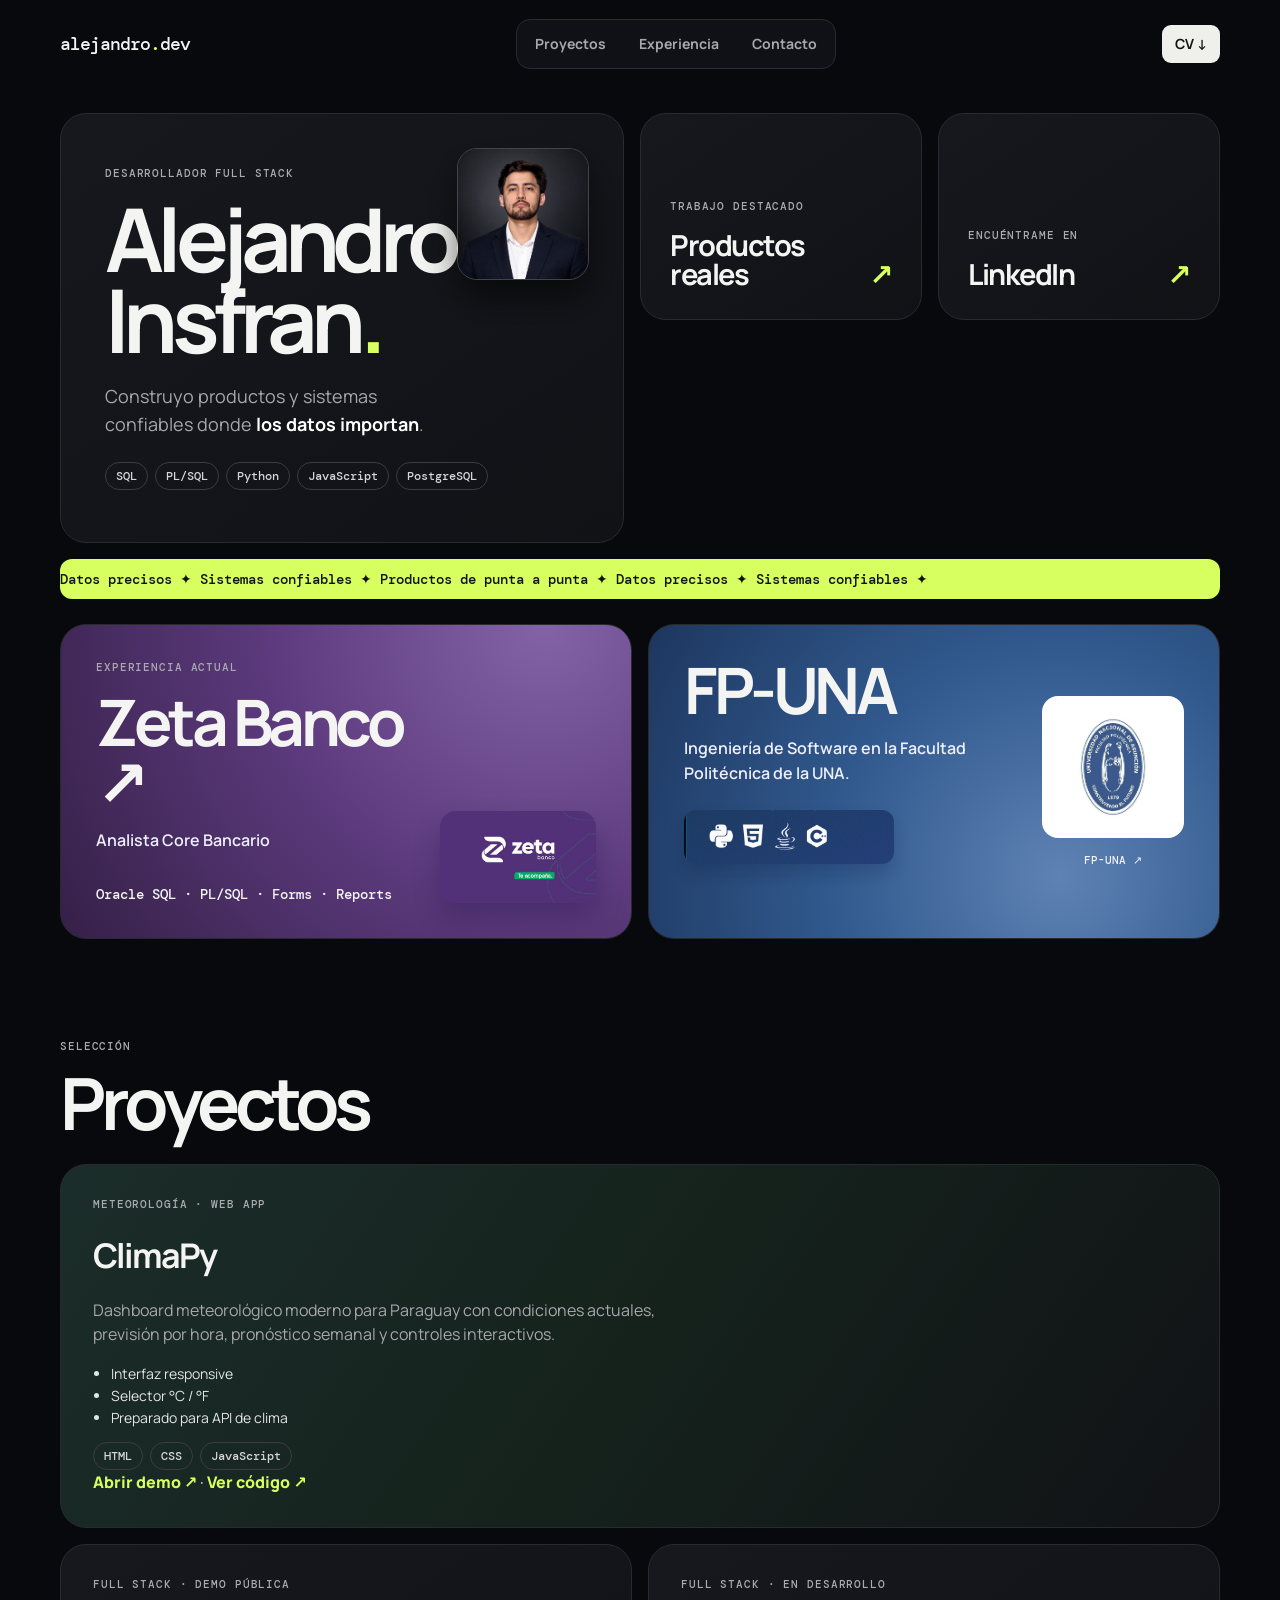
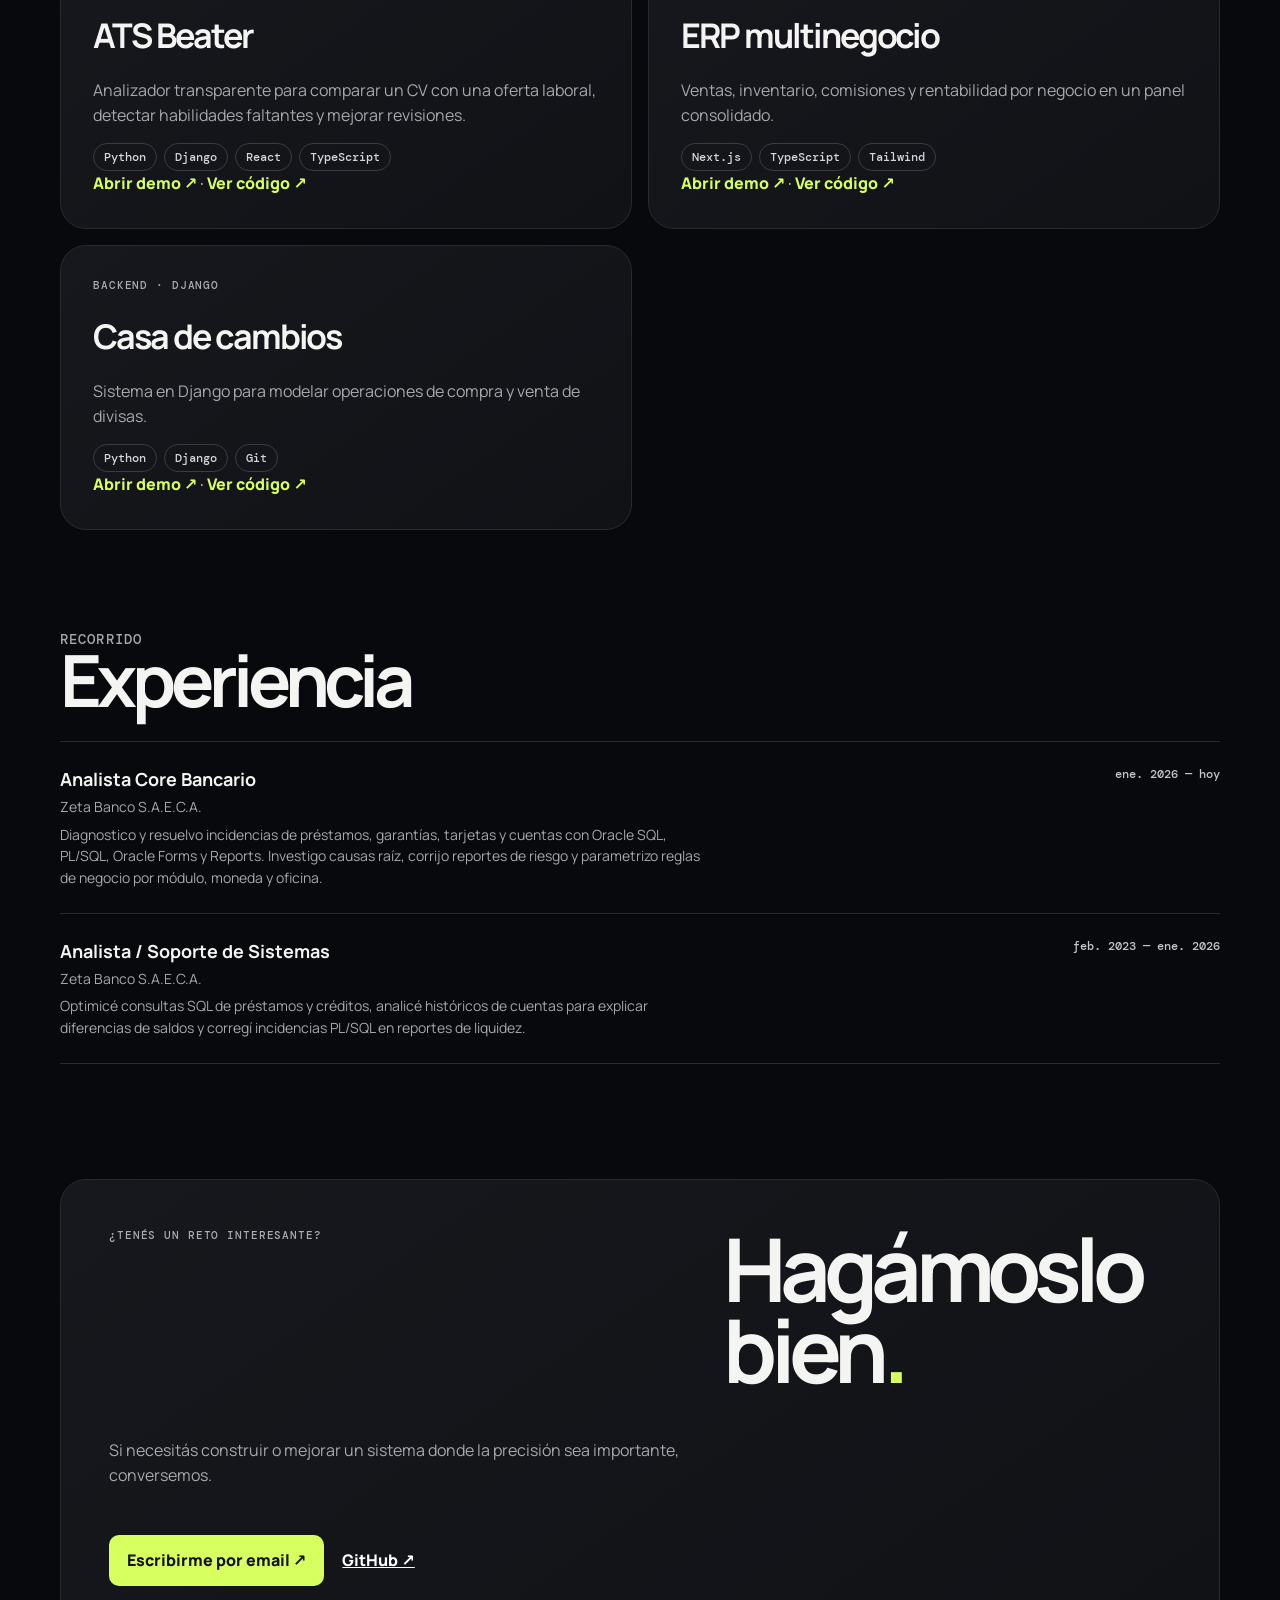
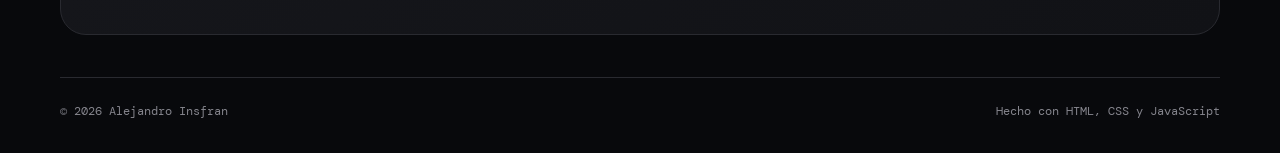
<file: index.html>
<!doctype html>
<html lang="es">
<head>
  <meta charset="utf-8">
  <meta name="viewport" content="width=device-width,initial-scale=1">
  <meta name="description" content="Portfolio de Alejandro Insfran — desarrollador de datos y sistemas.">
  <meta property="og:type" content="website">
  <meta property="og:url" content="https://alejandroinsfran.dev/">
  <meta property="og:title" content="Alejandro Insfran - Desarrollador Full Stack">
  <meta property="og:description" content="Mi portafolio web: proyectos full stack, experiencia en sistemas bancarios y stack técnico (SQL, PL/SQL, Python, JavaScript, PostgreSQL).">
  <meta property="og:image" content="https://alejandroinsfran.dev/assets/og-portfolio.png">
  <meta property="og:image:width" content="1200">
  <meta property="og:image:height" content="630">
  <meta name="twitter:card" content="summary_large_image">
  <meta name="theme-color" content="#08090c">
  <title>Alejandro Insfran — Portfolio</title>
  <link rel="preconnect" href="https://fonts.googleapis.com">
  <link rel="preconnect" href="https://fonts.gstatic.com" crossorigin>
  <link href="https://fonts.googleapis.com/css2?family=DM+Mono:wght@400;500&family=Manrope:wght@400;500;600;700;800&display=swap" rel="stylesheet">
  <link rel="stylesheet" href="styles.css">
</head>
<body>
  <header class="header wrap">
    <a class="brand" href="#inicio">alejandro<span>.</span>dev</a>
    <nav aria-label="Navegación principal">
      <a href="https://github.com/ale13211#hola-soy-alejandro-insfran-" target="_blank" rel="noreferrer">Proyectos</a><a href="#experiencia">Experiencia</a><a href="#contacto">Contacto</a>
    </nav>
    <a class="header-cta" href="CV_Alejandro_Insfran_EN.pdf" download>CV ↓</a>
  </header>
  <main class="wrap" id="inicio">
    <section class="hero-grid section" aria-labelledby="title">
      <article class="card intro">
        <img class="profile-photo" src="assets/alejandro-insfran-profile.png" alt="Retrato profesional de Alejandro Insfran">
        <p class="eyebrow">DESARROLLADOR FULL STACK</p>
        <h1 id="title">Alejandro<br>Insfran<span>.</span></h1>
        <p class="lead">Construyo productos y sistemas confiables donde <strong>los datos importan</strong>.</p>
        <div class="chips"><span>SQL</span><span>PL/SQL</span><span>Python</span><span>JavaScript</span><span>PostgreSQL</span></div>
      </article>
      <a class="card mini-card work-link" href="#proyectos">
        <p class="eyebrow">TRABAJO DESTACADO</p><h2>Productos<br>reales <b>↗</b></h2>
      </a>
      <a class="card mini-card linkedin" href="https://www.linkedin.com/in/alejandro-daniel-insfran-ca%C3%B1ete-721518279" target="_blank" rel="noreferrer">
        <p class="eyebrow">ENCUÉNTRAME EN</p><h2>LinkedIn <b>↗</b></h2>
      </a>
    </section>
    <div class="marquee" aria-hidden="true"><span>Datos precisos ✦ Sistemas confiables ✦ Productos de punta a punta ✦ Datos precisos ✦ Sistemas confiables ✦</span></div>
    <section class="feature-grid section" aria-label="Resumen profesional">
      <article class="card violet job-card">
        <div><p class="eyebrow">EXPERIENCIA ACTUAL</p><h2><a class="company-link" href="https://www.linkedin.com/company/zetabanco" target="_blank" rel="noreferrer">Zeta Banco ↗</a></h2><p>Analista Core Bancario</p>
        <div class="icons">Oracle SQL · PL/SQL · Forms · Reports</div></div>
        <img class="zeta-logo" src="assets/www_google_com_1791485414981.jpg" alt="Logo de Zeta Banco">
      </article>
      <a class="card blue study-card study-link" href="https://www.pol.una.py/" target="_blank" rel="noreferrer" aria-label="Visitar Facultad Politécnica UNA">
        <div><h2>FP-UNA</h2><p>Ingeniería de Software en la Facultad Politécnica de la UNA.</p><img class="study-tech-strip" src="assets/codex-clipboard-99dcad30-710d-464f-be17-c6146ee0ed5e.png" alt="Tecnologías: Python, HTML, Java y C++"></div>
        <figure class="una-mark"><img src="assets/www_google_com_1791486245835.jpg" alt="Escudo de la Facultad Politécnica UNA"><figcaption>FP-UNA ↗</figcaption></figure>
      </a>
    </section>
    <section id="proyectos" class="section">
      <div class="section-heading"><p class="eyebrow">SELECCIÓN</p><h2>Proyectos</h2></div>
      <div class="projects-grid">
        <article class="project card project-main"><div><p class="eyebrow">METEOROLOGÍA · WEB APP</p><h3>ClimaPy</h3><p>Dashboard meteorológico moderno para Paraguay con condiciones actuales, previsión por hora, pronóstico semanal y controles interactivos.</p><ul><li>Interfaz responsive</li><li>Selector °C / °F</li><li>Preparado para API de clima</li></ul><div class="tags"><span>HTML</span><span>CSS</span><span>JavaScript</span></div></div><div><a href="demos/clima/">Abrir demo ↗</a> · <a href="https://github.com/ale13211/climapy-weather-dashboard" target="_blank" rel="noreferrer">Ver código ↗</a></div></article>
        <article class="project card"><p class="eyebrow">FULL STACK · DEMO PÚBLICA</p><h3>ATS Beater</h3><p>Analizador transparente para comparar un CV con una oferta laboral, detectar habilidades faltantes y mejorar revisiones.</p><div class="tags"><span>Python</span><span>Django</span><span>React</span><span>TypeScript</span></div><div><a href="https://ats-beater-ebon.vercel.app" target="_blank" rel="noreferrer">Abrir demo ↗</a> · <a href="https://github.com/ale13211/ats-beater" target="_blank" rel="noreferrer">Ver código ↗</a></div></article>
        <article class="project card"><p class="eyebrow">FULL STACK · EN DESARROLLO</p><h3>ERP multinegocio</h3><p>Ventas, inventario, comisiones y rentabilidad por negocio en un panel consolidado.</p><div class="tags"><span>Next.js</span><span>TypeScript</span><span>Tailwind</span></div><div><a href="demos/erp/">Abrir demo ↗</a> · <a href="https://github.com/ale13211/nova-erp-dashboard" target="_blank" rel="noreferrer">Ver código ↗</a></div></article>
        <article class="project card"><p class="eyebrow">BACKEND · DJANGO</p><h3>Casa de cambios</h3><p>Sistema en Django para modelar operaciones de compra y venta de divisas.</p><div class="tags"><span>Python</span><span>Django</span><span>Git</span></div><div><a href="demos/casa-cambios/">Abrir demo ↗</a> · <a href="https://github.com/ale13211/cambio-claro-exchange-demo" target="_blank" rel="noreferrer">Ver código ↗</a></div></article>
      </div>
    </section>
    <section id="experiencia" class="section experience">
      <div class="section-heading"><p class="eyebrow">RECORRIDO</p><h2>Experiencia</h2></div>
      <ol>
        <li><div><strong>Analista Core Bancario</strong><span>Zeta Banco S.A.E.C.A.</span></div><time>ene. 2026 — hoy</time><p>Diagnostico y resuelvo incidencias de préstamos, garantías, tarjetas y cuentas con Oracle SQL, PL/SQL, Oracle Forms y Reports. Investigo causas raíz, corrijo reportes de riesgo y parametrizo reglas de negocio por módulo, moneda y oficina.</p></li>
        <li><div><strong>Analista / Soporte de Sistemas</strong><span>Zeta Banco S.A.E.C.A.</span></div><time>feb. 2023 — ene. 2026</time><p>Optimicé consultas SQL de préstamos y créditos, analicé históricos de cuentas para explicar diferencias de saldos y corregí incidencias PL/SQL en reportes de liquidez.</p></li>
      </ol>
    </section>
    <section id="contacto" class="contact section card">
      <p class="eyebrow">¿TENÉS UN RETO INTERESANTE?</p><h2>Hagámoslo<br>bien<span>.</span></h2>
      <p>Si necesitás construir o mejorar un sistema donde la precisión sea importante, conversemos.</p>
      <div><a class="button" href="mailto:aleinsfranwork@gmail.com">Escribirme por email ↗</a><a class="text-link" href="https://github.com/ale13211" target="_blank" rel="noreferrer">GitHub ↗</a></div>
    </section>
  </main>
  <footer class="wrap"><span>© <span id="year"></span> Alejandro Insfran</span><span>Hecho con HTML, CSS y JavaScript</span></footer>
  <script src="main.js"></script>
</body>
</html>
</file>
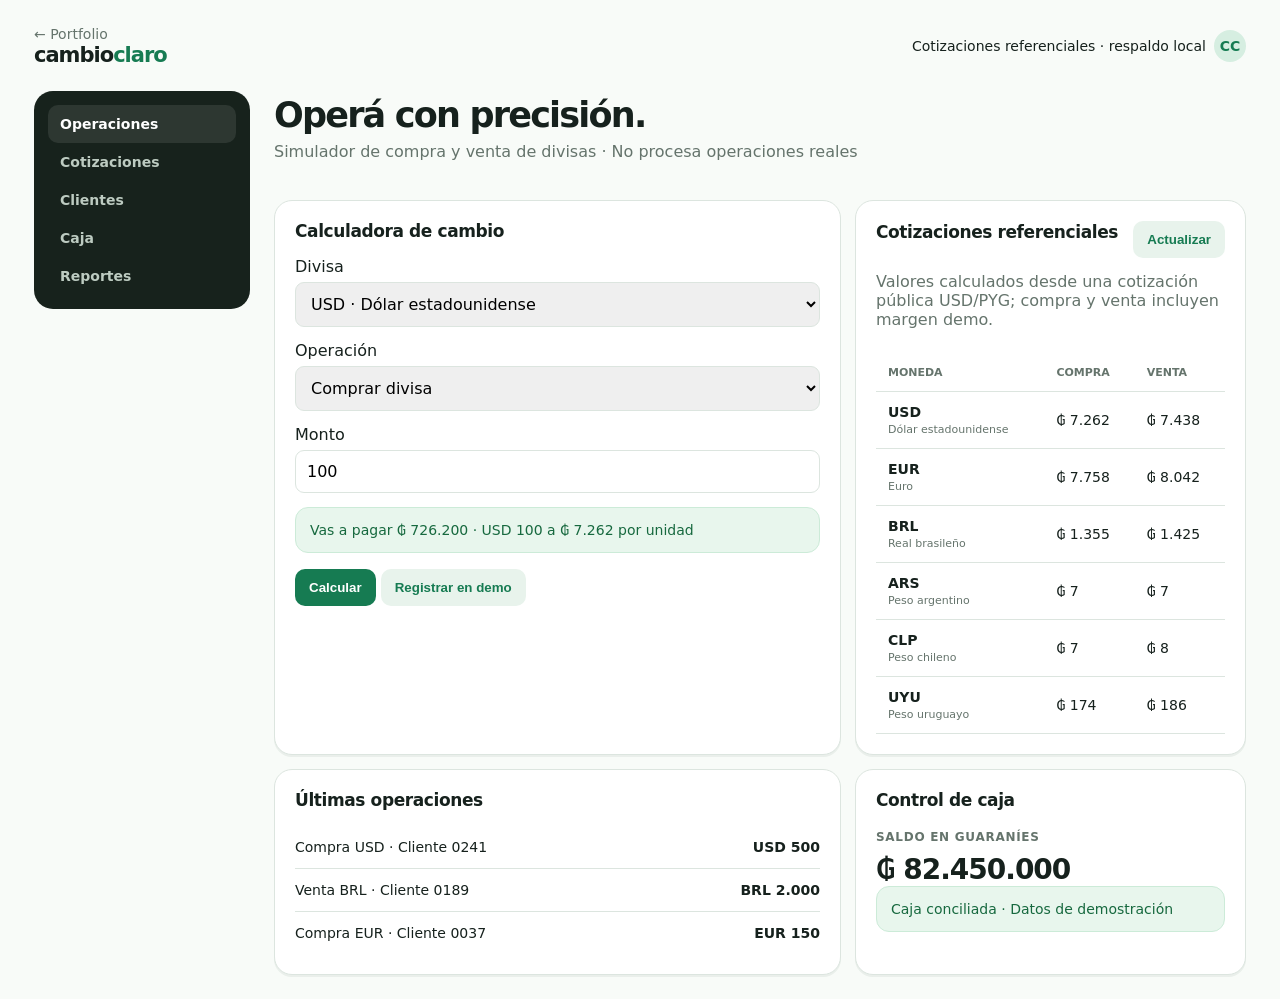
<file: demos/casa-cambios/index.html>
<!doctype html><html lang="es"><head><meta charset="utf-8"><meta name="viewport" content="width=device-width,initial-scale=1"><title>Cambio Claro Demo</title><link rel="stylesheet" href="../styles.css"></head><body><main class="app"><header class="top"><div><a class="back" href="../../">← Portfolio</a><div class="brand">cambio<i>claro</i></div></div><div class="user"><span id="quote-state">Actualizando cotizaciones…</span><span class="avatar">CC</span></div></header><div class="layout"><aside class="sidebar"><a class="active" data-view="Operaciones">Operaciones</a><a data-view="Cotizaciones">Cotizaciones</a><a data-view="Clientes">Clientes</a><a data-view="Caja">Caja</a><a data-view="Reportes">Reportes</a></aside><section class="content"><div class="split"><div><h1 id="page-title">Operá con precisión.</h1><p class="subtitle" id="page-subtitle">Simulador de compra y venta de divisas · No procesa operaciones reales</p></div></div><div id="module-content"></div></section></div></main><script src="app.js"></script></body></html>
</file>
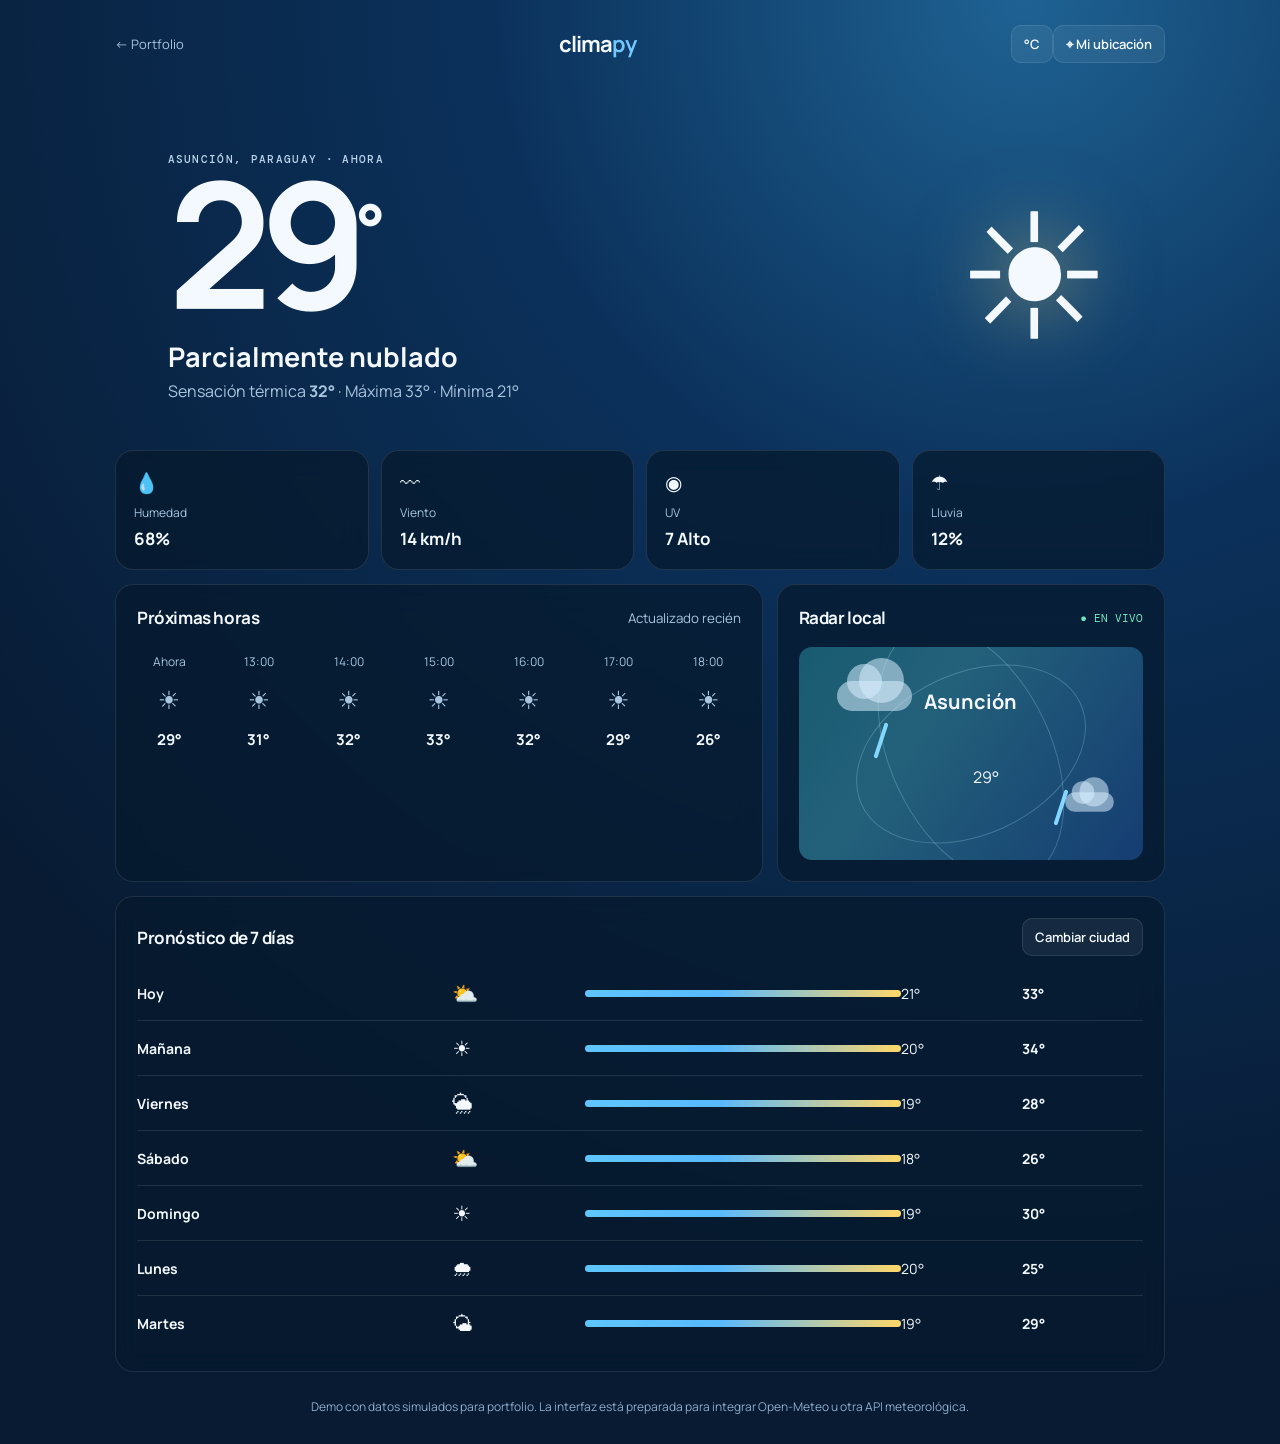
<file: demos/clima/index.html>
<!doctype html><html lang="es"><head><meta charset="utf-8"><meta name="viewport" content="width=device-width,initial-scale=1"><meta name="theme-color" content="#081b33"><title>ClimaPy — Demo</title><link rel="preconnect" href="https://fonts.googleapis.com"><link rel="preconnect" href="https://fonts.gstatic.com" crossorigin><link href="https://fonts.googleapis.com/css2?family=DM+Mono:wght@500&family=Manrope:wght@400;500;600;700;800&display=swap" rel="stylesheet"><link rel="stylesheet" href="style.css"></head><body><main class="app"><header><a href="../../" class="back">← Portfolio</a><strong>clima<span>py</span></strong><div><button id="unit">°C</button><button class="place" id="place">⌖ Mi ubicación</button></div></header><section class="hero"><div><p class="eyebrow">ASUNCIÓN, PARAGUAY · AHORA</p><div class="temperature"><span id="temp">29</span><sup>°</sup></div><p class="condition" id="condition">Parcialmente nublado</p><p class="feels">Sensación térmica <b id="feels">32°</b> · Máxima 33° · Mínima 21°</p></div><div class="sun">☀</div></section><section class="quick"><article>💧 <span>Humedad</span><b id="humidity">68%</b></article><article>〰 <span>Viento</span><b id="wind">14 km/h</b></article><article>◉ <span>UV</span><b>7 Alto</b></article><article>☂ <span>Lluvia</span><b>12%</b></article></section><section class="content"><article class="panel"><div class="title"><h2>Próximas horas</h2><small>Actualizado recién</small></div><div class="hours" id="hours"></div></article><article class="panel map"><div class="title"><h2>Radar local</h2><span class="live">● EN VIVO</span></div><div class="map-art"><i class="cloud c1"></i><i class="cloud c2"></i><i class="rain r1"></i><i class="rain r2"></i><b>Asunción</b><span>29°</span></div></article></section><section class="panel weekly"><div class="title"><h2>Pronóstico de 7 días</h2><button id="city" aria-expanded="false">Cambiar ciudad</button></div><div class="city-picker" id="city-picker" hidden><p>Elegí una ciudad para actualizar los datos de demostración:</p><div><button data-city="asuncion">Asunción</button><button data-city="san-lorenzo">San Lorenzo</button><button data-city="luque">Luque</button><button data-city="encarnacion">Encarnación</button><button data-city="ciudad-del-este">Ciudad del Este</button></div></div><div id="week"></div></section><p class="note">Demo con datos simulados para portfolio. La interfaz está preparada para integrar Open-Meteo u otra API meteorológica.</p></main><script src="app.js"></script></body></html>
</file>
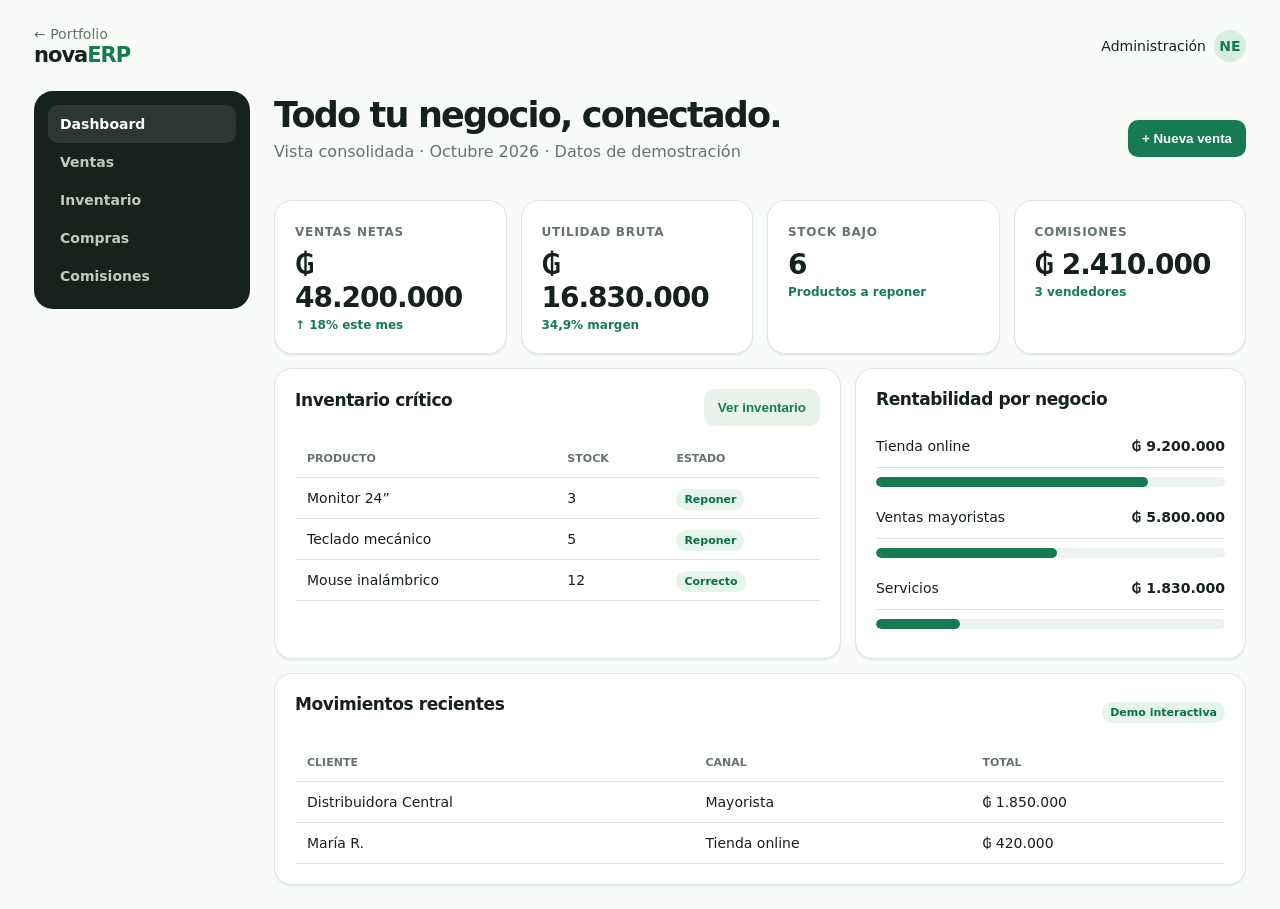
<file: demos/erp/index.html>
<!doctype html><html lang="es"><head><meta charset="utf-8"><meta name="viewport" content="width=device-width,initial-scale=1"><title>Nova ERP Demo</title><link rel="stylesheet" href="../styles.css"></head><body><main class="app"><header class="top"><div><a class="back" href="../../">← Portfolio</a><div class="brand">nova<i>ERP</i></div></div><div class="user"><span>Administración</span><span class="avatar">NE</span></div></header><div class="layout"><aside class="sidebar"><a class="active" data-view="Dashboard">Dashboard</a><a data-view="Ventas">Ventas</a><a data-view="Inventario">Inventario</a><a data-view="Compras">Compras</a><a data-view="Comisiones">Comisiones</a></aside><section class="content"><div class="split"><div><h1 id="page-title">Todo tu negocio, conectado.</h1><p class="subtitle" id="page-subtitle">Vista consolidada · Octubre 2026 · Datos de demostración</p></div><button class="btn" id="sale">+ Nueva venta</button></div><div id="module-content"></div></section></div></main><div class="modal" id="modal"><div><h2>Nueva venta</h2><label>Cliente<input id="customer" placeholder="Ej. Cliente demo"></label><label>Total (₲)<input id="sale-total-input" type="number" min="1" placeholder="0"></label><button class="btn" id="save">Registrar venta</button> <button class="btn light" id="cancel" type="button">Cancelar</button></div></div><script src="app.js"></script></body></html>
</file>
<file: styles.css>
:root{--bg:#08090c;--card:#121317;--line:#292a30;--text:#f4f4f2;--muted:#a7a7ac;--blue:#2857e8;--violet:#5b3bb9;--lime:#d7ff5f}*{box-sizing:border-box}html{scroll-behavior:smooth}body{margin:0;background:var(--bg);color:var(--text);font-family:Manrope,system-ui,sans-serif;line-height:1.55}.wrap{width:min(1160px,calc(100% - 32px));margin:auto}.header{height:88px;display:flex;align-items:center;justify-content:space-between;gap:22px}.brand{font:500 18px "DM Mono",monospace;text-decoration:none;color:var(--text);letter-spacing:-1px}.brand span,h1 span,.contact h2 span{color:var(--lime)}nav{display:flex;gap:7px;background:#101116;border:1px solid var(--line);border-radius:14px;padding:5px}nav a,.header-cta{text-decoration:none;color:var(--muted);font-size:14px;font-weight:700;padding:8px 13px;border-radius:9px;transition:.2s}nav a:hover{background:#202127;color:#fff}.header-cta{background:#efefec;color:#121212}.section{margin-top:25px}.card{background:linear-gradient(145deg,#17181d,#111216);border:1px solid var(--line);border-radius:26px}.hero-grid{display:grid;grid-template-columns:2fr 1fr 1fr;gap:16px}.intro{grid-row:span 2;padding:44px;min-height:430px;display:flex;flex-direction:column;justify-content:center}.eyebrow{color:#aaaab0;font:500 11px "DM Mono",monospace;letter-spacing:.08em;margin:0 0 18px}.intro h1,.contact h2{font-size:clamp(48px,7vw,88px);line-height:.92;letter-spacing:-.075em;margin:0}.lead{font-size:18px;color:var(--muted);max-width:31ch;margin:23px 0}.lead strong{color:#fff}.chips,.tags{display:flex;flex-wrap:wrap;gap:7px}.chips span,.tags span{border:1px solid #3b3c43;border-radius:999px;padding:5px 10px;color:#d5d5d9;font:500 12px "DM Mono",monospace}.mini-card{padding:29px;text-decoration:none;color:inherit;min-height:207px;display:flex;flex-direction:column;justify-content:flex-end;transition:transform .2s,border-color .2s}.mini-card:hover,.project:hover{transform:translateY(-4px);border-color:#666874}.mini-card h2{font-size:29px;line-height:1.02;margin:0;letter-spacing:-.05em}.mini-card b{float:right;color:var(--lime)}.marquee{margin:16px 0;background:var(--lime);color:#111;padding:11px 0;overflow:hidden;border-radius:12px;white-space:nowrap;font:500 14px "DM Mono",monospace}.marquee span{display:inline-block;animation:move 25s linear infinite}@keyframes move{to{transform:translateX(-30%)}}.feature-grid{display:grid;grid-template-columns:1fr 1fr;gap:16px}.job-card,.study-card{padding:35px;min-height:285px}.blue{background:radial-gradient(circle at 72% 80%,#5e82b4,#31598d 48%,#1d365f)}.violet{background:radial-gradient(circle at 85% 0,#8462a6,#5c3a7d 48%,#352047)}.feature-grid h2{font-size:clamp(40px,5vw,65px);line-height:.94;margin:0;letter-spacing:-.07em}.feature-grid p:not(.eyebrow){max-width:32ch;color:#eef0ff;font-weight:600}.icons{margin-top:32px;font:500 14px "DM Mono",monospace}.section-heading{margin:100px 0 28px}.section-heading h2{font-size:clamp(40px,6vw,72px);letter-spacing:-.07em;line-height:.9;margin:0}.projects-grid{display:grid;grid-template-columns:repeat(2,1fr);gap:16px}.project{padding:32px;min-height:280px;display:flex;flex-direction:column;justify-content:space-between;transition:.2s}.project-main{grid-column:span 2;background:linear-gradient(125deg,#1b2d2a,#15221c 50%,#111216)}.project h3{font-size:34px;letter-spacing:-.06em;margin:0}.project p:not(.eyebrow){color:var(--muted);max-width:60ch}.project ul{padding-left:18px;color:#e4e4e6;font-size:14px}.project a{color:var(--lime);font-weight:800;text-decoration:none}.experience ol{list-style:none;padding:0;margin:0;border-top:1px solid var(--line)}.experience li{display:grid;grid-template-columns:1.5fr auto;gap:5px 20px;padding:24px 0;border-bottom:1px solid var(--line)}.experience strong{display:block;font-size:18px}.experience span,.experience p{color:var(--muted);font-size:14px}.experience p{grid-column:1/-1;margin:0;max-width:72ch}.experience time{font:500 12px "DM Mono",monospace;color:#c5c5ca}.contact{margin:115px 0 42px;padding:48px;display:grid;grid-template-columns:1.3fr 1fr;gap:32px}.contact p:not(.eyebrow){color:var(--muted);align-self:center}.contact>div{grid-column:1/-1;display:flex;gap:18px;align-items:center}.button{background:var(--lime);color:#131313;text-decoration:none;font-weight:800;padding:13px 18px;border-radius:10px}.text-link{color:#fff;font-weight:800}footer{border-top:1px solid var(--line);padding:25px 0 34px;color:#85858d;display:flex;justify-content:space-between;font:12px "DM Mono",monospace}@media(max-width:720px){.header{height:70px}.header nav{display:none}.hero-grid{grid-template-columns:1fr}.intro{min-height:350px;padding:30px}.mini-card{min-height:150px}.feature-grid,.projects-grid,.contact{grid-template-columns:1fr}.project-main{grid-column:span 1}.section-heading{margin-top:72px}.contact{padding:30px;margin-top:80px}.contact>div{grid-column:auto;flex-direction:column;align-items:flex-start}.experience li{grid-template-columns:1fr}.experience time{grid-column:1}.header-cta{padding:7px 10px}}.company-link{color:inherit;text-decoration:none}.company-link:hover{color:var(--lime)}
.job-card,.study-card{position:relative;overflow:hidden}.job-card{display:flex;justify-content:space-between;gap:18px}.zeta-logo{width:156px;height:92px;object-fit:cover;object-position:center;border-radius:16px;align-self:flex-end;box-shadow:0 14px 26px rgba(21,9,59,.25)}.study-link{display:flex;justify-content:space-between;gap:20px;color:inherit;text-decoration:none;transition:transform .2s,border-color .2s}.study-link:hover{transform:translateY(-4px);border-color:#7a9bff}.una-mark{width:142px;margin:0;align-self:center;text-align:center;flex:0 0 auto}.una-mark img{width:100%;aspect-ratio:1;object-fit:cover;border-radius:16px;border:1px solid rgba(255,255,255,.55);background:#fff;padding:7px}.una-mark figcaption{margin-top:8px;font:500 11px "DM Mono",monospace;color:#f0f3ff}@media(max-width:720px){.job-card,.study-link{min-height:285px}.zeta-logo{width:125px;height:75px}.una-mark{width:112px}.study-link h2{font-size:clamp(36px,10vw,50px)}}.study-tech-strip{display:block;width:min(210px,100%);height:auto;margin-top:24px;border-radius:12px;opacity:.98;box-shadow:0 10px 18px rgba(9,22,49,.2)}@media(max-width:720px){.study-tech-strip{width:165px;margin-top:18px}}
.intro{position:relative;overflow:hidden}.profile-photo{position:absolute;top:34px;right:34px;width:132px;aspect-ratio:1;object-fit:cover;object-position:center 18%;border-radius:20px;border:1px solid rgba(255,255,255,.2);box-shadow:0 18px 35px #0008;filter:saturate(.95)}@media(max-width:720px){.profile-photo{top:24px;right:24px;width:104px;border-radius:16px}.intro h1{max-width:75%}}

/* Móvil: la foto va arriba del texto, en el flujo normal, para no tapar el título */
@media(max-width:720px){.intro{justify-content:flex-start;gap:0}.profile-photo{position:static;width:96px;margin:0 0 22px;align-self:flex-start}.intro h1{max-width:100%}}

/* Móvil muy chico: la marca FP-UNA no debe salirse de la tarjeta */
@media(max-width:400px){.study-card{padding:24px;flex-wrap:wrap}.una-mark{width:96px;max-width:100%}}
</file>
<file: demos/styles.css>
:root{--ink:#16211d;--muted:#65746c;--line:#dce5df;--paper:#f8fbf8;--card:#fff;--accent:#167b52;--dark:#17221c;--shadow:0 18px 45px #173b2820}*{box-sizing:border-box}body{margin:0;background:var(--paper);color:var(--ink);font-family:Inter,ui-sans-serif,system-ui,sans-serif}.app{max-width:1260px;margin:auto;padding:24px}.top{display:flex;align-items:center;justify-content:space-between;gap:16px;padding-bottom:24px}.brand{font-size:21px;font-weight:900;letter-spacing:-1px}.brand i{color:var(--accent);font-style:normal}.back{font-size:14px;color:var(--muted);text-decoration:none}.user{display:flex;align-items:center;gap:8px;font-size:14px}.avatar{width:32px;height:32px;border-radius:50%;background:#d6eee1;color:var(--accent);display:grid;place-items:center;font-weight:800}.layout{display:grid;grid-template-columns:216px 1fr;gap:24px}.sidebar{background:var(--dark);border-radius:19px;padding:14px;height:max-content;position:sticky;top:16px}.sidebar a{display:block;color:#bdcbc1;padding:11px 12px;border-radius:10px;text-decoration:none;font-size:14px;font-weight:650}.sidebar a.active,.sidebar a:hover{background:#ffffff18;color:#fff}.content h1{letter-spacing:-1.8px;font-size:35px;margin:4px 0 7px}.subtitle{color:var(--muted);margin:0 0 25px}.grid{display:grid;grid-template-columns:repeat(4,1fr);gap:14px}.card{background:var(--card);border:1px solid var(--line);border-radius:18px;padding:20px;box-shadow:0 2px 0 #143e2010}.metric span,.label{color:var(--muted);font-size:12px;font-weight:700;text-transform:uppercase;letter-spacing:.06em}.metric strong{display:block;font-size:28px;letter-spacing:-1px;margin-top:8px}.up{color:var(--accent);font-size:12px;font-weight:800}.two{display:grid;grid-template-columns:1.45fr 1fr;gap:14px;margin-top:14px}.card h2{font-size:17px;margin:0 0 16px;letter-spacing:-.4px}.bar{height:10px;background:#edf3ee;border-radius:20px;overflow:hidden;margin:9px 0}.bar i{display:block;background:var(--accent);height:100%;border-radius:20px}.row{display:flex;align-items:center;justify-content:space-between;padding:13px 0;border-bottom:1px solid var(--line);font-size:14px}.row:last-child{border:0}.amount{font-weight:800}.badge{font-size:11px;background:#e5f5eb;color:#087043;padding:4px 8px;border-radius:99px;font-weight:800}.btn{border:0;background:var(--accent);color:#fff;border-radius:10px;padding:11px 14px;font-weight:800;cursor:pointer}.btn.light{background:#e8f3ec;color:var(--accent)}.split{display:flex;align-items:center;justify-content:space-between;margin-bottom:14px}.donut{width:138px;aspect-ratio:1;border-radius:50%;background:conic-gradient(var(--accent) 0 72%,#e3ebe5 72%);display:grid;place-items:center;margin:22px auto}.donut:before{content:"72%";background:#fff;width:94px;aspect-ratio:1;border-radius:50%;display:grid;place-items:center;font-weight:900;font-size:22px}.table{width:100%;border-collapse:collapse;font-size:14px}.table td,.table th{padding:12px;border-bottom:1px solid var(--line);text-align:left}.table th{color:var(--muted);font-size:11px;text-transform:uppercase}.notice{background:#e8f6ed;border:1px solid #ccebd8;border-radius:13px;padding:14px;color:#17693f;font-size:14px}.modal{position:fixed;inset:0;background:#0d28194d;display:none;place-items:center;padding:18px}.modal.open{display:grid}.modal>div{background:#fff;border-radius:18px;padding:25px;width:min(420px,100%)}input,select{width:100%;padding:11px;border:1px solid var(--line);border-radius:9px;margin:6px 0 14px;font:inherit}@media(max-width:800px){.layout{grid-template-columns:1fr}.sidebar{position:static;display:flex;overflow:auto}.sidebar a{white-space:nowrap}.grid{grid-template-columns:repeat(2,1fr)}.two{grid-template-columns:1fr}.app{padding:16px}}
button:disabled{opacity:.7;cursor:not-allowed}.table-wrap{overflow:auto}.table small{color:var(--muted);font-size:11px;font-weight:500}@media(max-width:520px){.grid{grid-template-columns:1fr}.content h1{font-size:30px}.split{align-items:flex-start;gap:12px}.split .btn{white-space:nowrap}}

/* Móvil: menú con scroll táctil, cabecera ordenada y tablas sin cortes */
html,body{overflow-x:hidden}
@media(max-width:800px){
.sidebar{gap:6px;-webkit-overflow-scrolling:touch;scrollbar-width:none;scroll-snap-type:x proximity}
.sidebar::-webkit-scrollbar{display:none}.sidebar a{flex:0 0 auto;scroll-snap-align:start}
.top{flex-wrap:wrap;gap:10px;padding-bottom:16px}.user{font-size:12px;gap:8px;min-width:0}
.layout>*,.panel,.card{min-width:0}
}
@media(max-width:520px){
.app{padding:12px}h1{font-size:clamp(28px,9vw,38px)}
table{font-size:13px}table td,table th{padding:10px 8px}table td:last-child,table th:last-child{white-space:nowrap}
.card,.panel{overflow-x:auto}
button,.btn,input,select{min-height:44px}
}
</file>
<file: demos/clima/style.css>
:root{--sky:#081b33;--mid:#0c3765;--blue:#58b9ff;--white:#f3f9ff;--fade:#a9c5df;--line:#ffffff1a}*{box-sizing:border-box}body{margin:0;color:var(--white);font-family:Manrope,system-ui,sans-serif;background:radial-gradient(circle at 80% 0,#1e6293 0,#0b315b 30%,#081b33 75%);min-height:100vh}.app{max-width:1100px;margin:auto;padding:25px}header{display:flex;justify-content:space-between;align-items:center;gap:18px}header strong{font-size:22px;letter-spacing:-1px}header strong span{color:#72c8ff}button{border:1px solid var(--line);background:#ffffff10;color:var(--white);border-radius:10px;padding:9px 12px;font:600 13px Manrope;cursor:pointer}.back{font-size:13px;color:var(--fade);text-decoration:none}.hero{padding:78px 5% 48px;display:flex;align-items:center;justify-content:space-between}.eyebrow{font:500 11px "DM Mono";letter-spacing:.12em;color:#bcd5ec}.temperature{font-size:clamp(110px,18vw,175px);line-height:.75;letter-spacing:-12px;font-weight:700}.temperature sup{font-size:.36em;letter-spacing:0}.condition{font-size:27px;font-weight:700;margin:30px 0 5px}.feels{color:var(--fade);margin:0}.sun{font-size:clamp(100px,18vw,175px);filter:drop-shadow(0 0 35px #ffdb7780);animation:float 4s ease-in-out infinite}@keyframes float{50%{transform:translateY(-13px)}}.quick{display:grid;grid-template-columns:repeat(4,1fr);gap:12px}.quick article,.panel{border:1px solid var(--line);background:#06192db8;backdrop-filter:blur(12px);border-radius:18px}.quick article{padding:18px;font-size:20px}.quick span{display:block;color:var(--fade);font-size:12px;margin:8px 0 3px}.quick b{font-size:17px}.content{display:grid;grid-template-columns:1.25fr .75fr;gap:14px;margin-top:14px}.panel{padding:21px}.title{display:flex;justify-content:space-between;align-items:center}.title h2{font-size:17px;margin:0;letter-spacing:-.4px}.title small{color:var(--fade)}.hours{display:flex;justify-content:space-between;gap:8px;margin-top:24px;overflow:auto}.hour{min-width:64px;text-align:center;color:var(--fade);font-size:12px}.hour i{display:block;font-size:25px;font-style:normal;margin:12px}.hour b{color:var(--white);font-size:15px}.live{font:11px "DM Mono";color:#72e6be}.map-art{position:relative;height:213px;margin-top:18px;overflow:hidden;border-radius:13px;background:linear-gradient(125deg,#185b70,#23617a 35%,#153d72);display:grid;place-items:center}.map-art:before,.map-art:after{content:"";position:absolute;border:1px solid #b6edff3d;border-radius:50%;width:240px;height:160px;transform:rotate(-25deg)}.map-art:after{width:160px;height:270px}.map-art b,.map-art span{position:relative;z-index:2}.map-art b{font-size:20px}.map-art span{top:-31px;left:15px}.cloud{position:absolute;width:75px;height:30px;background:#d9efff8a;border-radius:30px}.cloud:before,.cloud:after{content:"";position:absolute;border-radius:50%;background:inherit}.cloud:before{width:35px;height:35px;left:10px;top:-17px}.cloud:after{width:45px;height:45px;right:8px;top:-23px}.c1{top:34px;left:38px}.c2{bottom:43px;right:16px;transform:scale(.65)}.rain{position:absolute;width:4px;height:37px;background:#83d7ff;border-radius:20px;transform:rotate(18deg)}.r1{top:75px;left:80px}.r2{bottom:34px;right:80px}.weekly{margin-top:14px}.weekly #week{margin-top:10px}.day{display:grid;grid-template-columns:1.3fr .55fr 1.3fr .5fr .5fr;align-items:center;padding:13px 0;border-bottom:1px solid var(--line);font-size:14px}.day:last-child{border:0}.day i{font-style:normal;font-size:21px}.range{height:7px;border-radius:20px;background:linear-gradient(90deg,#5fc6ff,var(--blue) 42%,#ffd769)}.note{color:#8eacca;font-size:12px;text-align:center;margin:26px 0 4px}@media(max-width:680px){.app{padding:17px}.hero{padding:65px 2% 38px}.quick{grid-template-columns:repeat(2,1fr)}.content{grid-template-columns:1fr}.sun{position:absolute;right:18px;top:100px;font-size:80px}.condition{font-size:22px}.day{grid-template-columns:1.1fr .5fr 1fr .4fr .4fr}}.city-picker{margin:18px 0 8px;padding:14px;border:1px solid var(--line);border-radius:13px;background:#ffffff0a}.city-picker p{margin:0 0 10px;color:var(--fade);font-size:13px}.city-picker div{display:flex;flex-wrap:wrap;gap:8px}.city-picker button{padding:8px 10px}.city-picker button:hover{background:#58b9ff33;border-color:#58b9ff}
/* Móvil: evita desborde horizontal y ajusta el encabezado */
html,body{overflow-x:hidden}.content>*,.panel{min-width:0}.hours{-webkit-overflow-scrolling:touch;scrollbar-width:none}.hours::-webkit-scrollbar{display:none}button{font-family:Manrope,system-ui,sans-serif}
@media(max-width:680px){.hero{position:relative}.hero>div:first-child{max-width:calc(100% - 90px)}.temperature{letter-spacing:-8px}.feels{font-size:14px;line-height:1.5}.hours{justify-content:flex-start;gap:4px}.title{gap:10px;flex-wrap:wrap}header{flex-wrap:wrap;gap:10px}.day{gap:6px;font-size:13px}}
</file>
